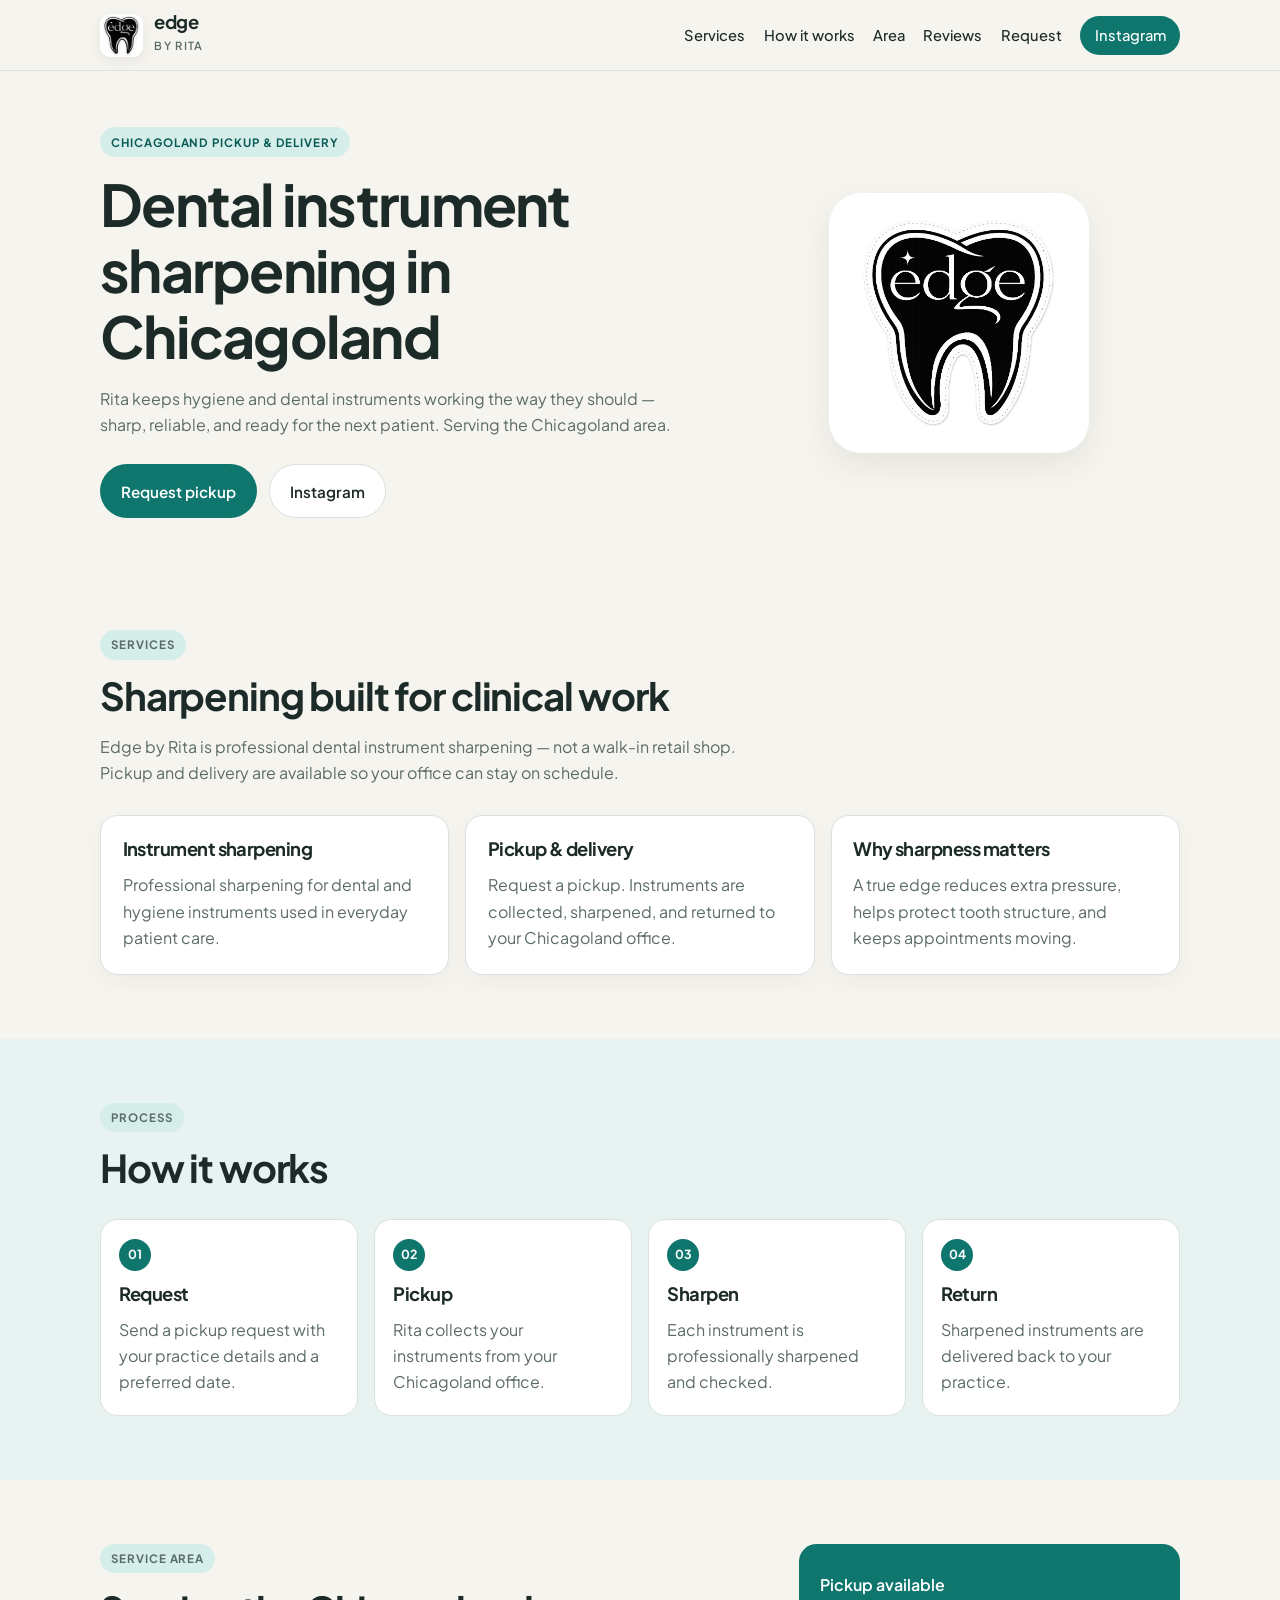
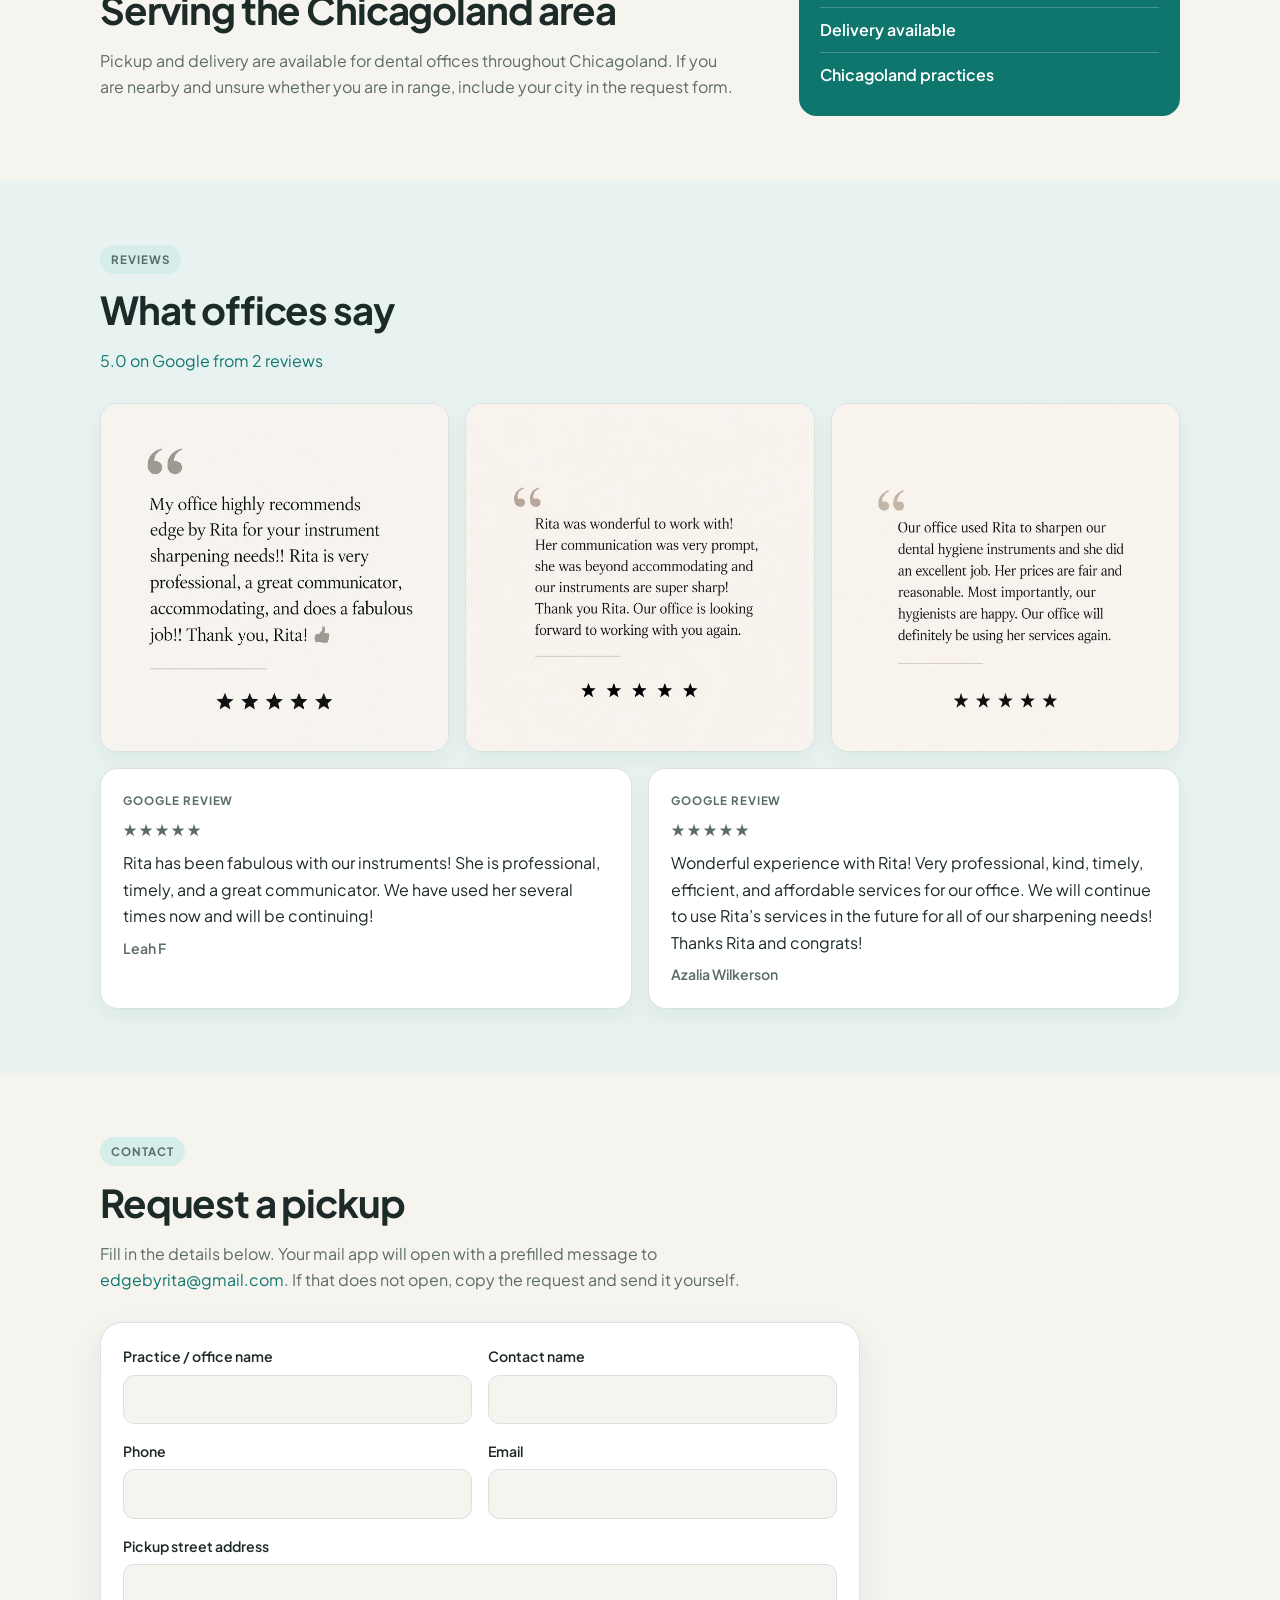
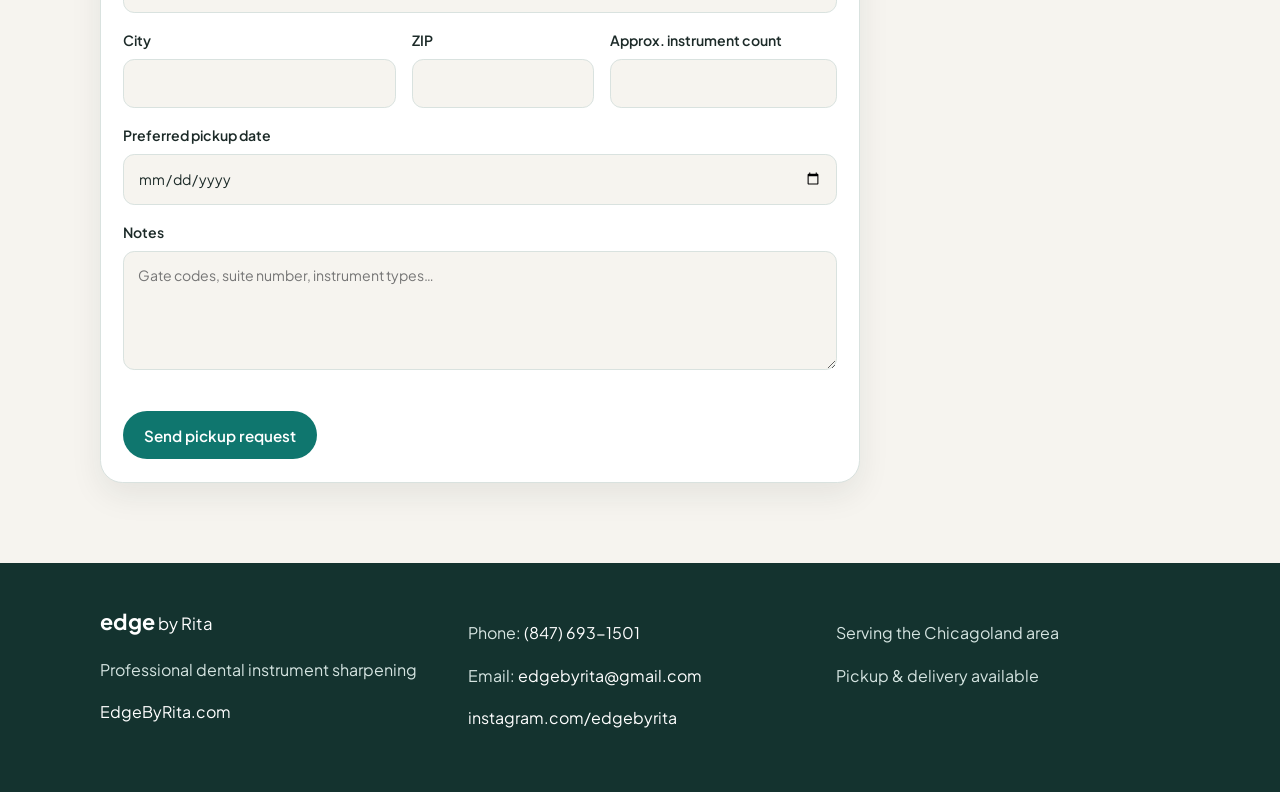
<file: index.html>
<!DOCTYPE html>
<html lang="en-US">
<head>
  <meta charset="UTF-8">
  <meta name="viewport" content="width=device-width, initial-scale=1.0">
  <title>Dental Instrument Sharpening in Chicagoland | Edge by Rita</title>
  <meta name="description" content="Professional dental instrument sharpening with pickup and delivery for Chicagoland dental offices. Request a pickup from Edge by Rita at EdgeByRita.com.">
  <meta name="robots" content="index, follow">
  <meta name="author" content="Edge by Rita">
  <meta name="geo.region" content="US-IL">
  <meta name="geo.placename" content="Chicagoland">
  <link rel="canonical" href="https://edgebyrita.com/">
  <link rel="icon" href="assets/logo.png" type="image/png">
  <link rel="apple-touch-icon" href="assets/logo.png">
  <meta name="theme-color" content="#0f766e">

  <meta property="og:type" content="website">
  <meta property="og:locale" content="en_US">
  <meta property="og:site_name" content="Edge by Rita">
  <meta property="og:url" content="https://edgebyrita.com/">
  <meta property="og:title" content="Dental Instrument Sharpening in Chicagoland | Edge by Rita">
  <meta property="og:description" content="Professional dental instrument sharpening with pickup and delivery for Chicagoland dental offices. Request a pickup from Edge by Rita.">
  <meta property="og:image" content="https://edgebyrita.com/assets/logo.png">
  <meta property="og:image:alt" content="Edge by Rita tooth logo">

  <meta name="twitter:card" content="summary">
  <meta name="twitter:title" content="Dental Instrument Sharpening in Chicagoland | Edge by Rita">
  <meta name="twitter:description" content="Professional dental instrument sharpening with pickup and delivery for Chicagoland dental offices.">
  <meta name="twitter:image" content="https://edgebyrita.com/assets/logo.png">

  <link rel="preconnect" href="https://fonts.googleapis.com">
  <link rel="preconnect" href="https://fonts.gstatic.com" crossorigin>
  <link href="https://fonts.googleapis.com/css2?family=Plus+Jakarta+Sans:wght@400;500;600;700&display=swap" rel="stylesheet">
  <link rel="stylesheet" href="styles.css">

  <script type="application/ld+json">
  {
    "@context": "https://schema.org",
    "@graph": [
      {
        "@type": ["LocalBusiness", "ProfessionalService"],
        "@id": "https://edgebyrita.com/#business",
        "name": "Edge by Rita",
        "alternateName": ["EdgeByRita", "edge by Rita"],
        "url": "https://edgebyrita.com/",
        "image": "https://edgebyrita.com/assets/logo.png",
        "logo": "https://edgebyrita.com/assets/logo.png",
        "email": "edgebyrita@gmail.com",
        "telephone": "+18476931501",
        "description": "Professional dental instrument sharpening with pickup and delivery for dental offices in the Chicagoland area.",
        "areaServed": {
          "@type": "Place",
          "name": "Chicagoland"
        },
        "serviceType": "Dental instrument sharpening",
        "hasOfferCatalog": {
          "@type": "OfferCatalog",
          "name": "Services",
          "itemListElement": [
            {
              "@type": "Offer",
              "itemOffered": {
                "@type": "Service",
                "name": "Dental instrument sharpening",
                "areaServed": "Chicagoland"
              }
            },
            {
              "@type": "Offer",
              "itemOffered": {
                "@type": "Service",
                "name": "Pickup and delivery",
                "areaServed": "Chicagoland"
              }
            }
          ]
        },
        "aggregateRating": {
          "@type": "AggregateRating",
          "ratingValue": "5",
          "reviewCount": "2",
          "bestRating": "5"
        },
        "sameAs": [
          "https://www.instagram.com/edgebyrita",
          "https://www.google.com/maps/place/edge+by+Rita,+RDH/data=!4m6!3m5!1s0x2efa49cb573bfdf1:0x58c550981ed3482b!8m2!3d41.8951115!4d-87.9437905!16s%2Fg%2F11ntdrzx_3"
        ]
      },
      {
        "@type": "WebSite",
        "@id": "https://edgebyrita.com/#website",
        "url": "https://edgebyrita.com/",
        "name": "Edge by Rita",
        "description": "Professional dental instrument sharpening with pickup and delivery in Chicagoland.",
        "publisher": {
          "@id": "https://edgebyrita.com/#business"
        }
      }
    ]
  }
  </script>
</head>
<body>
  <a class="skip-link" href="#main">Skip to content</a>

  <header class="site-header" id="top">
    <div class="header-inner">
      <a class="brand" href="https://edgebyrita.com/">
        <img src="assets/logo.png" alt="Edge by Rita logo">
        <span>
          <strong>edge</strong>
          <em>by Rita</em>
        </span>
      </a>
      <button class="nav-toggle" type="button" aria-expanded="false" aria-controls="site-nav" aria-label="Open menu">
        <span></span>
        <span></span>
        <span></span>
      </button>
      <nav class="site-nav" id="site-nav" aria-label="Primary">
        <a href="#services">Services</a>
        <a href="#how">How it works</a>
        <a href="#area">Area</a>
        <a href="#reviews">Reviews</a>
        <a href="#request">Request</a>
        <a class="nav-instagram" href="https://www.instagram.com/edgebyrita" target="_blank" rel="noopener noreferrer">Instagram</a>
      </nav>
    </div>
  </header>

  <main id="main">
    <section class="hero">
      <div class="hero-copy">
        <p class="eyebrow">Chicagoland pickup &amp; delivery</p>
        <h1>Dental instrument sharpening in Chicagoland</h1>
        <p class="lede">Rita keeps hygiene and dental instruments working the way they should — sharp, reliable, and ready for the next patient. Serving the Chicagoland area.</p>
        <div class="hero-actions">
          <a class="btn btn-primary" href="#request">Request pickup</a>
          <a class="btn btn-ghost" href="https://www.instagram.com/edgebyrita" target="_blank" rel="noopener noreferrer">Instagram</a>
        </div>
      </div>
      <div class="hero-visual">
        <img src="assets/logo.png" alt="Edge by Rita tooth logo">
      </div>
    </section>

    <section class="section" id="services">
      <div class="section-head">
        <p class="eyebrow">Services</p>
        <h2>Sharpening built for clinical work</h2>
        <p>Edge by Rita is professional dental instrument sharpening — not a walk-in retail shop. Pickup and delivery are available so your office can stay on schedule.</p>
      </div>
      <div class="card-grid">
        <article class="card">
          <h3>Instrument sharpening</h3>
          <p>Professional sharpening for dental and hygiene instruments used in everyday patient care.</p>
        </article>
        <article class="card">
          <h3>Pickup &amp; delivery</h3>
          <p>Request a pickup. Instruments are collected, sharpened, and returned to your Chicagoland office.</p>
        </article>
        <article class="card">
          <h3>Why sharpness matters</h3>
          <p>A true edge reduces extra pressure, helps protect tooth structure, and keeps appointments moving.</p>
        </article>
      </div>
    </section>

    <section class="section section-alt" id="how">
      <div class="section-head">
        <p class="eyebrow">Process</p>
        <h2>How it works</h2>
      </div>
      <ol class="steps">
        <li>
          <span>01</span>
          <h3>Request</h3>
          <p>Send a pickup request with your practice details and a preferred date.</p>
        </li>
        <li>
          <span>02</span>
          <h3>Pickup</h3>
          <p>Rita collects your instruments from your Chicagoland office.</p>
        </li>
        <li>
          <span>03</span>
          <h3>Sharpen</h3>
          <p>Each instrument is professionally sharpened and checked.</p>
        </li>
        <li>
          <span>04</span>
          <h3>Return</h3>
          <p>Sharpened instruments are delivered back to your practice.</p>
        </li>
      </ol>
    </section>

    <section class="section" id="area">
      <div class="split">
        <div>
          <p class="eyebrow">Service area</p>
          <h2>Serving the Chicagoland area</h2>
          <p>Pickup and delivery are available for dental offices throughout Chicagoland. If you are nearby and unsure whether you are in range, include your city in the request form.</p>
        </div>
        <ul class="area-list">
          <li>Pickup available</li>
          <li>Delivery available</li>
          <li>Chicagoland practices</li>
        </ul>
      </div>
    </section>

    <section class="section section-alt" id="reviews">
      <div class="section-head">
        <p class="eyebrow">Reviews</p>
        <h2>What offices say</h2>
        <p><a href="https://www.google.com/maps/place/edge+by+Rita,+RDH/data=!4m6!3m5!1s0x2efa49cb573bfdf1:0x58c550981ed3482b!8m2!3d41.8951115!4d-87.9437905!16s%2Fg%2F11ntdrzx_3" target="_blank" rel="noopener noreferrer">5.0 on Google from 2 reviews</a></p>
      </div>
      <div class="review-grid">
        <a class="review-card" href="https://www.instagram.com/p/DdElooFuRAt/" target="_blank" rel="noopener noreferrer">
          <img src="assets/reviews/review-1.jpg" alt="Five-star review: My office highly recommends edge by Rita for instrument sharpening. Rita is professional, a great communicator, accommodating, and does a fabulous job.">
        </a>
        <a class="review-card" href="https://www.instagram.com/p/Dcvrr5fOYHe/" target="_blank" rel="noopener noreferrer">
          <img src="assets/reviews/review-2.jpg" alt="Five-star review: Rita was wonderful to work with. Communication was prompt, she was beyond accommodating, and our instruments are super sharp.">
        </a>
        <a class="review-card" href="https://www.instagram.com/p/DcoDcHaugsU/" target="_blank" rel="noopener noreferrer">
          <img src="assets/reviews/review-3.jpg" alt="Five-star review: Our office used Rita to sharpen dental hygiene instruments. Excellent job, fair prices, and our hygienists are happy.">
        </a>
      </div>
      <div class="google-reviews">
        <a class="google-review" href="https://www.google.com/maps/place/edge+by+Rita,+RDH/data=!4m6!3m5!1s0x2efa49cb573bfdf1:0x58c550981ed3482b!8m2!3d41.8951115!4d-87.9437905!16s%2Fg%2F11ntdrzx_3" target="_blank" rel="noopener noreferrer">
          <p class="google-badge">Google review</p>
          <p class="stars" aria-label="5 out of 5 stars">★★★★★</p>
          <blockquote>
            <p>Rita has been fabulous with our instruments! She is professional, timely, and a great communicator. We have used her several times now and will be continuing!</p>
          </blockquote>
          <footer>Leah F</footer>
        </a>
        <a class="google-review" href="https://www.google.com/maps/place/edge+by+Rita,+RDH/data=!4m6!3m5!1s0x2efa49cb573bfdf1:0x58c550981ed3482b!8m2!3d41.8951115!4d-87.9437905!16s%2Fg%2F11ntdrzx_3" target="_blank" rel="noopener noreferrer">
          <p class="google-badge">Google review</p>
          <p class="stars" aria-label="5 out of 5 stars">★★★★★</p>
          <blockquote>
            <p>Wonderful experience with Rita! Very professional, kind, timely, efficient, and affordable services for our office. We will continue to use Rita’s services in the future for all of our sharpening needs! Thanks Rita and congrats!</p>
          </blockquote>
          <footer>Azalia Wilkerson</footer>
        </a>
      </div>
    </section>

    <section class="section" id="request">
      <div class="section-head">
        <p class="eyebrow">Contact</p>
        <h2>Request a pickup</h2>
        <p>Fill in the details below. Your mail app will open with a prefilled message to <a href="mailto:edgebyrita@gmail.com">edgebyrita@gmail.com</a>. If that does not open, copy the request and send it yourself.</p>
      </div>

      <form class="pickup-form" id="pickup-form" novalidate>
        <div class="form-row">
          <label>
            Practice / office name
            <input type="text" name="practice" autocomplete="organization" required>
          </label>
          <label>
            Contact name
            <input type="text" name="contact" autocomplete="name" required>
          </label>
        </div>
        <div class="form-row">
          <label>
            Phone
            <input type="tel" name="phone" autocomplete="tel" required>
          </label>
          <label>
            Email
            <input type="email" name="email" autocomplete="email" required>
          </label>
        </div>
        <label>
          Pickup street address
          <input type="text" name="street" autocomplete="street-address" required>
        </label>
        <div class="form-row form-row-3">
          <label>
            City
            <input type="text" name="city" autocomplete="address-level2" required>
          </label>
          <label>
            ZIP
            <input type="text" name="zip" autocomplete="postal-code" required>
          </label>
          <label>
            Approx. instrument count
            <input type="number" name="count" min="1" step="1" required>
          </label>
        </div>
        <label>
          Preferred pickup date
          <input type="date" name="date" required>
        </label>
        <label>
          Notes
          <textarea name="notes" rows="4" placeholder="Gate codes, suite number, instrument types…"></textarea>
        </label>
        <p class="form-error" id="form-error" hidden></p>
        <div class="form-actions">
          <button class="btn btn-primary" type="submit">Send pickup request</button>
          <button class="btn btn-ghost" type="button" id="copy-details" hidden>Copy request details</button>
        </div>
        <p class="form-success" id="form-success" hidden role="status"></p>
      </form>
    </section>
  </main>

  <footer class="site-footer">
    <div class="footer-inner">
      <div>
        <p class="brand-foot"><strong>edge</strong> by Rita</p>
        <p>Professional dental instrument sharpening</p>
        <p><a href="https://edgebyrita.com/">EdgeByRita.com</a></p>
      </div>
      <div>
        <p>Phone: <a href="tel:+18476931501">(847) 693-1501</a></p>
        <p>Email: <a href="mailto:edgebyrita@gmail.com">edgebyrita@gmail.com</a></p>
        <p><a href="https://www.instagram.com/edgebyrita" target="_blank" rel="noopener noreferrer">instagram.com/edgebyrita</a></p>
      </div>
      <div>
        <p>Serving the Chicagoland area</p>
        <p>Pickup &amp; delivery available</p>
      </div>
    </div>
  </footer>

  <script src="script.js"></script>
</body>
</html>
</file>
<file: styles.css>
:root {
  --bg: #f6f4ef;
  --bg-card: #ffffff;
  --bg-tint: #e8f3f1;
  --ink: #1c2a28;
  --muted: #5b6b68;
  --accent: #0f766e;
  --accent-dark: #0b5c56;
  --accent-soft: #d5eeea;
  --line: #d9e2df;
  --danger: #b42318;
  --ok: #17663a;
  --shadow: 0 12px 32px rgba(28, 42, 40, 0.08);
  --radius: 1.1rem;
  --sans: "Plus Jakarta Sans", system-ui, sans-serif;
}

*,
*::before,
*::after {
  box-sizing: border-box;
}

html {
  scroll-behavior: smooth;
}

body {
  margin: 0;
  background: var(--bg);
  color: var(--ink);
  font-family: var(--sans);
  font-weight: 400;
  line-height: 1.65;
}

img {
  max-width: 100%;
  display: block;
}

a {
  color: var(--accent);
  text-decoration: none;
}

a:hover {
  text-decoration: underline;
}

.skip-link {
  position: absolute;
  left: 1rem;
  top: -3rem;
  background: var(--accent);
  color: #fff;
  padding: 0.5rem 0.75rem;
  z-index: 100;
  border-radius: 0.4rem;
}

.skip-link:focus {
  top: 1rem;
}

.site-header {
  position: sticky;
  top: 0;
  z-index: 20;
  background: rgba(246, 244, 239, 0.92);
  backdrop-filter: blur(12px);
  border-bottom: 1px solid var(--line);
}

.header-inner,
.section,
.hero,
.footer-inner {
  width: min(1080px, calc(100% - 2rem));
  margin-inline: auto;
}

.header-inner {
  display: flex;
  align-items: center;
  justify-content: space-between;
  gap: 1rem;
  min-height: 4.4rem;
}

.brand {
  display: flex;
  align-items: center;
  gap: 0.7rem;
  color: var(--ink);
  text-decoration: none;
}

.brand img {
  width: 2.7rem;
  height: 2.7rem;
  object-fit: contain;
  background: #fff;
  border-radius: 0.7rem;
  box-shadow: 0 4px 12px rgba(28, 42, 40, 0.08);
}

.brand strong {
  font-size: 1.15rem;
  font-weight: 700;
  display: block;
  line-height: 1;
  letter-spacing: -0.03em;
}

.brand em {
  font-style: normal;
  font-size: 0.7rem;
  letter-spacing: 0.12em;
  text-transform: uppercase;
  color: var(--muted);
  font-weight: 600;
}

.site-nav {
  display: flex;
  align-items: center;
  gap: 1.15rem;
}

.site-nav a {
  color: var(--ink);
  font-size: 0.92rem;
  font-weight: 500;
}

.nav-instagram {
  background: var(--accent);
  color: #fff !important;
  padding: 0.45rem 0.9rem;
  border-radius: 999px;
}

.nav-instagram:hover {
  background: var(--accent-dark);
  text-decoration: none;
}

.nav-toggle {
  display: none;
  width: 2.5rem;
  height: 2.5rem;
  border: 1px solid var(--line);
  background: var(--bg-card);
  border-radius: 0.6rem;
  padding: 0.55rem;
  flex-direction: column;
  justify-content: space-between;
}

.nav-toggle span {
  display: block;
  height: 2px;
  background: var(--ink);
  border-radius: 2px;
}

.hero {
  display: grid;
  grid-template-columns: 1.15fr 0.85fr;
  gap: 2.5rem;
  align-items: center;
  padding: 3.5rem 0 3rem;
}

.eyebrow {
  display: inline-block;
  color: var(--accent-dark);
  background: var(--accent-soft);
  letter-spacing: 0.08em;
  text-transform: uppercase;
  font-size: 0.72rem;
  font-weight: 700;
  margin: 0 0 0.9rem;
  padding: 0.32rem 0.7rem;
  border-radius: 999px;
}

h1,
h2,
h3 {
  font-weight: 700;
  line-height: 1.15;
  letter-spacing: -0.03em;
  margin: 0 0 0.8rem;
}

h1 {
  font-size: clamp(2.2rem, 4.6vw, 3.6rem);
}

h2 {
  font-size: clamp(1.7rem, 3vw, 2.4rem);
}

h3 {
  font-size: 1.15rem;
}

.lede,
.section p {
  color: var(--muted);
  max-width: 40rem;
}

.hero-actions,
.form-actions {
  display: flex;
  flex-wrap: wrap;
  gap: 0.75rem;
  margin-top: 1.6rem;
}

[hidden] {
  display: none !important;
}

.btn {
  display: inline-flex;
  align-items: center;
  justify-content: center;
  padding: 0.85rem 1.25rem;
  border-radius: 999px;
  border: 1px solid transparent;
  font-family: var(--sans);
  font-size: 0.95rem;
  font-weight: 600;
  cursor: pointer;
  text-decoration: none;
}

.btn:hover {
  text-decoration: none;
}

.btn-primary {
  background: var(--accent);
  color: #fff;
}

.btn-primary:hover {
  background: var(--accent-dark);
}

.btn-ghost {
  background: #fff;
  color: var(--ink);
  border-color: var(--line);
}

.btn-ghost:hover {
  border-color: var(--accent);
}

.hero-visual {
  justify-self: center;
}

.hero-visual img {
  width: min(260px, 64vw);
  margin-inline: auto;
  object-fit: contain;
  background: #fff;
  border-radius: 2rem;
  box-shadow: var(--shadow);
  padding: 1.25rem;
}

.section {
  padding: 4rem 0;
  scroll-margin-top: 5rem;
}

.section-alt {
  background: var(--bg-tint);
  width: 100%;
  padding-inline: max(1rem, calc((100% - 1080px) / 2));
}

.section-head {
  margin-bottom: 1.75rem;
}

.card-grid {
  display: grid;
  grid-template-columns: repeat(3, 1fr);
  gap: 1rem;
}

.card {
  background: var(--bg-card);
  border: 1px solid var(--line);
  border-radius: var(--radius);
  padding: 1.4rem 1.35rem;
  box-shadow: 0 8px 20px rgba(28, 42, 40, 0.04);
}

.card p {
  margin: 0;
}

.steps {
  list-style: none;
  display: grid;
  grid-template-columns: repeat(4, 1fr);
  gap: 1rem;
  padding: 0;
  margin: 0;
}

.steps li {
  background: #fff;
  border: 1px solid var(--line);
  border-radius: var(--radius);
  padding: 1.2rem 1.15rem;
}

.steps span {
  display: inline-flex;
  align-items: center;
  justify-content: center;
  width: 2rem;
  height: 2rem;
  border-radius: 999px;
  background: var(--accent);
  color: #fff;
  font-size: 0.78rem;
  font-weight: 700;
  margin-bottom: 0.75rem;
}

.steps p {
  margin: 0;
}

.split {
  display: grid;
  grid-template-columns: 1.4fr 0.8fr;
  gap: 2rem;
  align-items: start;
}

.area-list {
  list-style: none;
  margin: 0;
  padding: 1.2rem 1.3rem;
  border-radius: var(--radius);
  background: var(--accent);
  color: #fff;
}

.area-list li {
  padding: 0.55rem 0;
  border-bottom: 1px solid rgba(255, 255, 255, 0.22);
  font-weight: 600;
}

.area-list li:last-child {
  border-bottom: 0;
}

.review-grid {
  display: grid;
  grid-template-columns: repeat(3, 1fr);
  gap: 1rem;
}

.review-card {
  display: block;
  background: #fff;
  border: 1px solid var(--line);
  border-radius: var(--radius);
  overflow: hidden;
  box-shadow: 0 8px 20px rgba(28, 42, 40, 0.05);
}

.review-card img {
  width: 100%;
  height: auto;
  aspect-ratio: 1;
  object-fit: cover;
}

.review-card:hover {
  outline: 2px solid var(--accent);
  text-decoration: none;
}

.google-reviews {
  display: grid;
  grid-template-columns: 1fr 1fr;
  gap: 1rem;
  margin-top: 1rem;
}

.google-review {
  display: grid;
  align-content: start;
  gap: 0.45rem;
  background: #fff;
  border: 1px solid var(--line);
  border-radius: var(--radius);
  padding: 1.35rem 1.4rem;
  color: var(--ink);
  box-shadow: 0 8px 20px rgba(28, 42, 40, 0.05);
}

.google-review:hover {
  outline: 2px solid var(--accent);
  text-decoration: none;
}

.google-badge {
  margin: 0;
  font-size: 0.72rem;
  font-weight: 700;
  letter-spacing: 0.08em;
  text-transform: uppercase;
  color: var(--accent-dark);
}

.stars {
  margin: 0;
  color: #d4a017;
  letter-spacing: 0.12em;
}

.google-review blockquote {
  margin: 0;
}

.google-review blockquote p {
  margin: 0;
  color: var(--ink);
  max-width: none;
}

.google-review footer {
  color: var(--muted);
  font-size: 0.88rem;
  font-weight: 600;
}

.pickup-form {
  display: grid;
  gap: 1rem;
  max-width: 760px;
  background: #fff;
  border: 1px solid var(--line);
  border-radius: 1.4rem;
  padding: 1.4rem;
  box-shadow: var(--shadow);
}

.form-row {
  display: grid;
  grid-template-columns: 1fr 1fr;
  gap: 1rem;
}

.form-row-3 {
  grid-template-columns: 1.2fr 0.8fr 1fr;
}

label {
  display: grid;
  gap: 0.4rem;
  font-size: 0.88rem;
  font-weight: 600;
  color: var(--ink);
}

input,
textarea {
  width: 100%;
  background: var(--bg);
  color: var(--ink);
  border: 1px solid var(--line);
  border-radius: 0.7rem;
  padding: 0.75rem 0.85rem;
  font: inherit;
  font-weight: 400;
}

input:focus,
textarea:focus {
  outline: 2px solid var(--accent);
  outline-offset: 1px;
  background: #fff;
}

input.invalid,
textarea.invalid {
  border-color: var(--danger);
}

.form-error {
  color: var(--danger);
  margin: 0;
}

.form-success {
  color: var(--ok);
  margin: 0.5rem 0 0;
  white-space: pre-wrap;
}

.site-footer {
  background: #14332f;
  color: #d5e4e1;
  padding: 2.6rem 0 2.8rem;
  margin-top: 1rem;
}

.footer-inner {
  display: grid;
  grid-template-columns: repeat(3, 1fr);
  gap: 1.5rem;
}

.footer-inner a {
  color: #fff;
}

.brand-foot {
  color: #fff;
  font-size: 1.05rem;
  margin-top: 0;
}

.brand-foot strong {
  font-size: 1.35rem;
}

@media (max-width: 860px) {
  .hero,
  .card-grid,
  .review-grid,
  .google-reviews,
  .steps,
  .split,
  .footer-inner,
  .form-row,
  .form-row-3 {
    grid-template-columns: 1fr;
  }

  .nav-toggle {
    display: flex;
  }

  .site-nav {
    display: none;
    position: absolute;
    inset: 4.4rem 1rem auto;
    background: #fff;
    border: 1px solid var(--line);
    border-radius: 1rem;
    flex-direction: column;
    align-items: stretch;
    padding: 1rem;
    gap: 0.75rem;
    box-shadow: var(--shadow);
  }

  .site-nav.open {
    display: flex;
  }

  .hero {
    padding-top: 2.2rem;
  }

  .pickup-form {
    padding: 1rem;
  }
}
</file>
